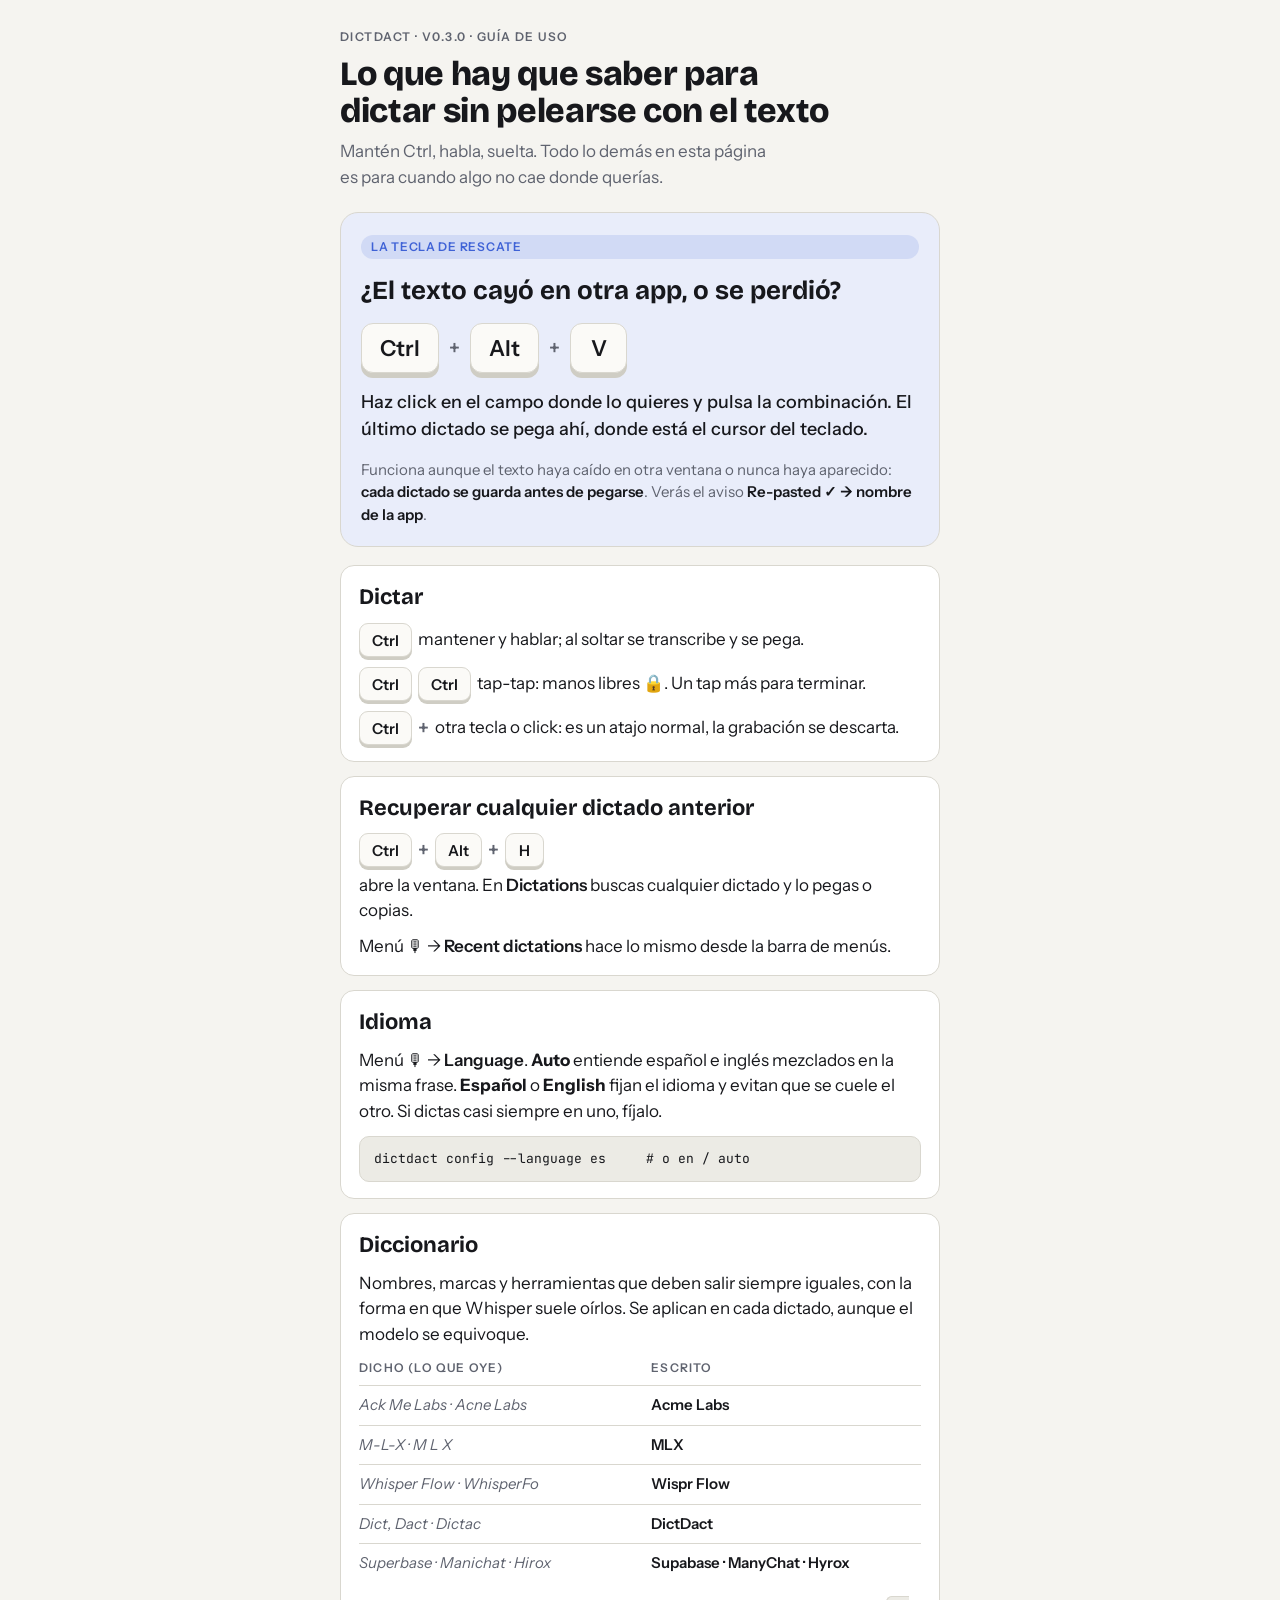
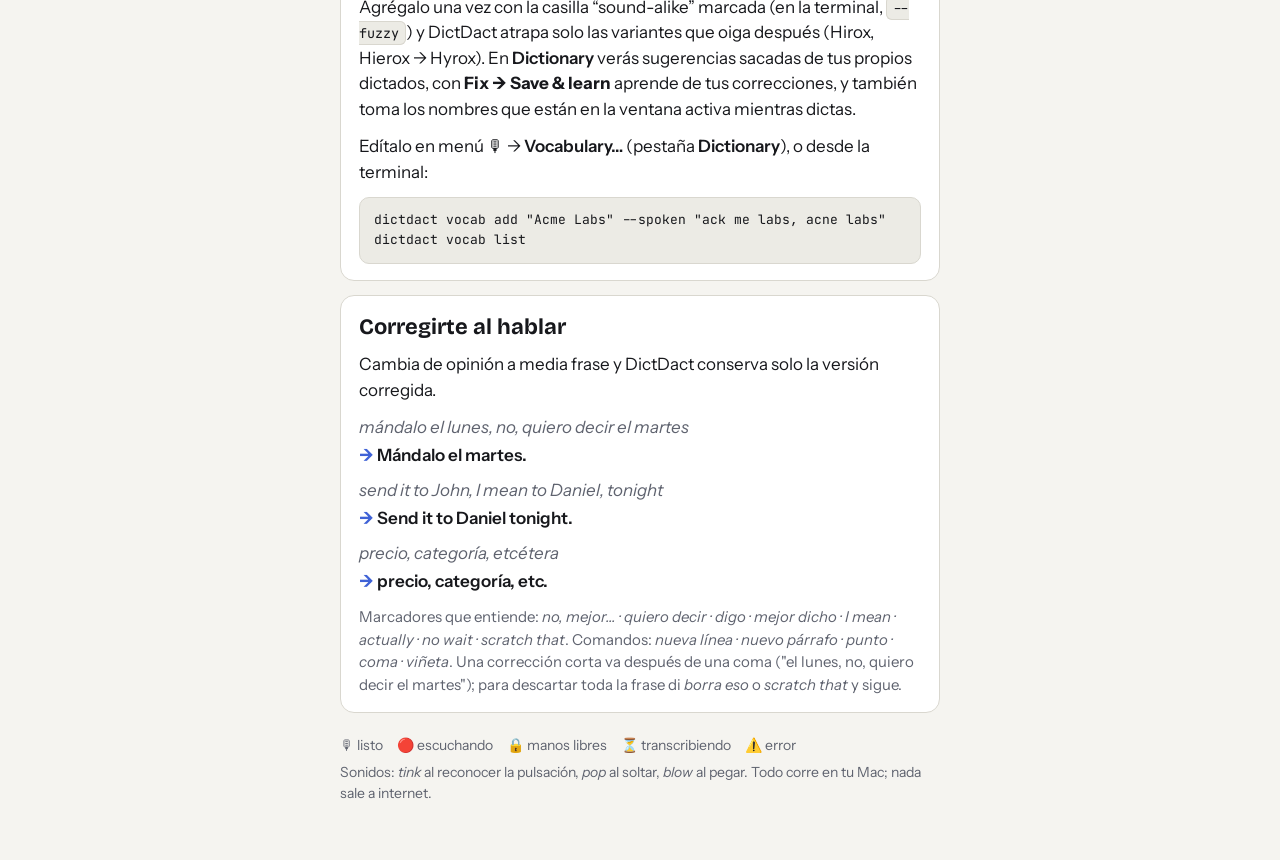
<file: docs/guia-rapida.html>
<!doctype html>
<html lang="es"><head><meta charset="utf-8"><meta name="viewport" content="width=device-width, initial-scale=1">
<title>Guía rápida de DictDact</title>
<link rel="preconnect" href="https://fonts.googleapis.com">
<link rel="stylesheet" href="https://fonts.googleapis.com/css2?family=Bricolage+Grotesque:opsz,wght@12..96,500;12..96,700;12..96,800&family=Instrument+Sans:ital,wght@0,400;0,500;0,600;1,400&family=JetBrains+Mono:wght@400;500&display=swap">
<style>
  :root {
    --bg: #f5f4f0;
    --panel: #ffffff;
    --panel-2: #ecebe5;
    --line: #d9d7cf;
    --text: #17181c;
    --muted: #5f636f;
    --accent: #3f62d6;
    --accent-ink: #ffffff;
    --good: #1f8a5c;
    --warn: #b5730c;
    --key-top: #fbfaf7;
    --key-side: #cfcdc4;
    --key-ink: #17181c;
    --hero: #e9edfa;
    --mono-bg: #ecebe5;
    color-scheme: light dark;
  }
  @media (prefers-color-scheme: dark) {
    :root:not([data-theme="light"]) {
      --bg: #0f1013; --panel: #17181c; --panel-2: #1e2026; --line: #262830; --text: #e8e9ee; --muted: #9a9ea9;
      --accent: #7c9cff; --accent-ink: #0b0d14; --good: #5fd39a; --warn: #f5a623;
      --key-top: #24262e; --key-side: #0b0c10; --key-ink: #f2f3f7; --hero: #151a2b; --mono-bg: #121318;
    }
  }
  :root[data-theme="dark"] {
    --bg: #0f1013; --panel: #17181c; --panel-2: #1e2026; --line: #262830; --text: #e8e9ee; --muted: #9a9ea9;
    --accent: #7c9cff; --accent-ink: #0b0d14; --good: #5fd39a; --warn: #f5a623;
    --key-top: #24262e; --key-side: #0b0c10; --key-ink: #f2f3f7; --hero: #151a2b; --mono-bg: #121318;
  }
  * { box-sizing: border-box; }
  body {
    margin: 0; background: var(--bg); color: var(--text);
    font-family: "Instrument Sans", -apple-system, BlinkMacSystemFont, "Helvetica Neue", Arial, sans-serif;
    font-size: 17px; line-height: 1.5; -webkit-font-smoothing: antialiased;
  }
  .page { max-width: 640px; margin: 0 auto; padding: 28px 20px 56px; }
  h1, h2, h3 { font-family: "Bricolage Grotesque", "Instrument Sans", -apple-system, sans-serif; text-wrap: balance; margin: 0; }
  h1 { font-size: 34px; line-height: 1.08; font-weight: 800; letter-spacing: -0.01em; }
  h2 { font-size: 22px; line-height: 1.2; font-weight: 700; }
  p { margin: 0; }
  .eyebrow { font-size: 12px; letter-spacing: 0.12em; text-transform: uppercase; color: var(--muted); font-weight: 600; }
  header { display: flex; flex-direction: column; gap: 10px; margin-bottom: 22px; }
  header .sub { color: var(--muted); max-width: 40ch; }

  /* --- the thesis: the recovery key ------------------------------------------- */
  .hero {
    background: var(--hero); border: 1px solid var(--line); border-radius: 18px;
    padding: 22px 20px 20px; display: flex; flex-direction: column; gap: 16px;
  }
  .hero h2 { font-size: 26px; }
  .keys { display: flex; align-items: center; gap: 10px; flex-wrap: wrap; }
  .plus { color: var(--muted); font-weight: 600; font-size: 20px; }
  kbd {
    display: inline-block; min-width: 2.6em; text-align: center;
    font-family: "Instrument Sans", -apple-system, sans-serif; font-weight: 600; font-size: 15px; color: var(--key-ink);
    background: var(--key-top); border: 1px solid var(--line); border-radius: 9px;
    padding: 9px 12px 8px; box-shadow: 0 3px 0 var(--key-side); line-height: 1;
  }
  .keys.big kbd { font-size: 22px; padding: 14px 18px 12px; border-radius: 12px; box-shadow: 0 5px 0 var(--key-side); }
  .hero .lead { font-size: 18px; font-weight: 500; }
  .hero .fine { color: var(--muted); font-size: 15px; }
  .hero .fine b { color: var(--text); font-weight: 600; }

  /* --- sections ------------------------------------------------------------------ */
  .sections { display: flex; flex-direction: column; gap: 14px; margin-top: 18px; }
  section {
    background: var(--panel); border: 1px solid var(--line); border-radius: 14px; padding: 18px 18px 16px;
    display: flex; flex-direction: column; gap: 12px;
  }
  section h2 { display: flex; align-items: baseline; gap: 10px; }
  section h2 .eyebrow { font-family: "Instrument Sans", sans-serif; }
  ul { margin: 0; padding: 0; list-style: none; display: flex; flex-direction: column; gap: 10px; }
  li { display: grid; grid-template-columns: minmax(0, 1fr); gap: 4px; }
  li .k { display: flex; gap: 6px; align-items: center; flex-wrap: wrap; }
  li .d { color: var(--text); }
  li .d .m { color: var(--muted); }
  .menu { font-weight: 600; white-space: nowrap; }

  table { width: 100%; border-collapse: collapse; font-size: 15px; }
  th { text-align: left; font-size: 12px; letter-spacing: 0.1em; text-transform: uppercase; color: var(--muted); font-weight: 600; padding: 0 0 8px; }
  td { padding: 8px 0; border-top: 1px solid var(--line); vertical-align: top; }
  td:first-child { color: var(--muted); font-style: italic; padding-right: 12px; width: 52%; }
  td:last-child { font-weight: 600; }
  .tablewrap { overflow-x: auto; }

  code { font-family: "JetBrains Mono", "SF Mono", Menlo, monospace; font-size: 13.5px; background: var(--mono-bg); border: 1px solid var(--line); border-radius: 6px; padding: 2px 6px; }
  pre { margin: 0; overflow-x: auto; background: var(--mono-bg); border: 1px solid var(--line); border-radius: 10px; padding: 12px 14px; font-family: "JetBrains Mono", "SF Mono", Menlo, monospace; font-size: 13px; line-height: 1.55; color: var(--text); }
  .say { display: flex; flex-direction: column; gap: 2px; }
  .say .in { color: var(--muted); font-style: italic; }
  .say .out { font-weight: 600; }
  .say .out::before { content: "→ "; color: var(--accent); font-weight: 700; }

  .tag { display: inline-block; font-size: 12px; font-weight: 600; letter-spacing: 0.06em; text-transform: uppercase; color: var(--accent); background: color-mix(in srgb, var(--accent) 14%, transparent); border-radius: 999px; padding: 3px 10px; }
  footer { margin-top: 22px; color: var(--muted); font-size: 14px; display: flex; flex-direction: column; gap: 6px; }
  footer .icons { display: flex; gap: 14px; flex-wrap: wrap; }
  a:focus-visible, button:focus-visible { outline: 2px solid var(--accent); outline-offset: 2px; }
  @media (max-width: 420px) { h1 { font-size: 30px; } .hero h2 { font-size: 23px; } td:first-child { width: 48%; } }
</style>
</head><body>
<div class="page">
  <header>
    <span class="eyebrow">DictDact · v0.3.0 · guía de uso</span>
    <h1>Lo que hay que saber para dictar sin pelearse con el texto</h1>
    <p class="sub">Mantén Ctrl, habla, suelta. Todo lo demás en esta página es para cuando algo no cae donde querías.</p>
  </header>

  <div class="hero">
    <span class="tag">La tecla de rescate</span>
    <h2>¿El texto cayó en otra app, o se perdió?</h2>
    <div class="keys big"><kbd>Ctrl</kbd><span class="plus">+</span><kbd>Alt</kbd><span class="plus">+</span><kbd>V</kbd></div>
    <p class="lead">Haz click en el campo donde lo quieres y pulsa la combinación. El último dictado se pega ahí, donde está el cursor del teclado.</p>
    <p class="fine">Funciona aunque el texto haya caído en otra ventana o nunca haya aparecido: <b>cada dictado se guarda antes de pegarse</b>. Verás el aviso <b>Re-pasted ✓ → nombre de la app</b>.</p>
  </div>

  <div class="sections">
    <section>
      <h2>Dictar</h2>
      <ul>
        <li><div class="k"><kbd>Ctrl</kbd> <span class="d">mantener y hablar; al soltar se transcribe y se pega.</span></div></li>
        <li><div class="k"><kbd>Ctrl</kbd> <kbd>Ctrl</kbd> <span class="d">tap-tap: manos libres 🔒. Un tap más para terminar.</span></div></li>
        <li><div class="k"><kbd>Ctrl</kbd><span class="plus">+</span><span class="d">otra tecla o click: es un atajo normal, la grabación se descarta.</span></div></li>
      </ul>
    </section>

    <section>
      <h2>Recuperar cualquier dictado anterior</h2>
      <ul>
        <li><div class="k"><kbd>Ctrl</kbd><span class="plus">+</span><kbd>Alt</kbd><span class="plus">+</span><kbd>H</kbd> <span class="d">abre la ventana. En <span class="menu">Dictations</span> buscas cualquier dictado y lo pegas o copias.</span></div></li>
        <li><div class="d">Menú 🎙 → <span class="menu">Recent dictations</span> hace lo mismo desde la barra de menús.</div></li>
      </ul>
    </section>

    <section>
      <h2>Idioma</h2>
      <p>Menú 🎙 → <span class="menu">Language</span>. <b>Auto</b> entiende español e inglés mezclados en la misma frase. <b>Español</b> o <b>English</b> fijan el idioma y evitan que se cuele el otro. Si dictas casi siempre en uno, fíjalo.</p>
      <pre>dictdact config --language es     # o en / auto</pre>
    </section>

    <section>
      <h2>Diccionario</h2>
      <p>Nombres, marcas y herramientas que deben salir siempre iguales, con la forma en que Whisper suele oírlos. Se aplican en cada dictado, aunque el modelo se equivoque.</p>
      <div class="tablewrap">
        <table>
          <thead><tr><th>Dicho (lo que oye)</th><th>Escrito</th></tr></thead>
          <tbody>
            <tr><td>Ack Me Labs · Acne Labs</td><td>Acme Labs</td></tr>
            <tr><td>M-L-X · M L X</td><td>MLX</td></tr>
            <tr><td>Whisper Flow · WhisperFo</td><td>Wispr Flow</td></tr>
            <tr><td>Dict, Dact · Dictac</td><td>DictDact</td></tr>
            <tr><td>Superbase · Manichat · Hirox</td><td>Supabase · ManyChat · Hyrox</td></tr>
          </tbody>
        </table>
      </div>
      <p>Agrégalo una vez con la casilla “sound-alike” marcada (en la terminal, <code>--fuzzy</code>) y DictDact atrapa solo las variantes que oiga después (Hirox, Hierox → Hyrox). En <span class="menu">Dictionary</span> verás sugerencias sacadas de tus propios dictados, con <b>Fix → Save & learn</b> aprende de tus correcciones, y también toma los nombres que están en la ventana activa mientras dictas.</p>
      <p>Edítalo en menú 🎙 → <span class="menu">Vocabulary…</span> (pestaña <span class="menu">Dictionary</span>), o desde la terminal:</p>
      <pre>dictdact vocab add "Acme Labs" --spoken "ack me labs, acne labs"
dictdact vocab list</pre>
    </section>

    <section>
      <h2>Corregirte al hablar</h2>
      <p>Cambia de opinión a media frase y DictDact conserva solo la versión corregida.</p>
      <ul>
        <li class="say"><span class="in">mándalo el lunes, no, quiero decir el martes</span><span class="out">Mándalo el martes.</span></li>
        <li class="say"><span class="in">send it to John, I mean to Daniel, tonight</span><span class="out">Send it to Daniel tonight.</span></li>
        <li class="say"><span class="in">precio, categoría, etcétera</span><span class="out">precio, categoría, etc.</span></li>
      </ul>
      <p class="fine" style="color:var(--muted);font-size:15px">Marcadores que entiende: <i>no, mejor… · quiero decir · digo · mejor dicho · I mean · actually · no wait · scratch that</i>. Comandos: <i>nueva línea · nuevo párrafo · punto · coma · viñeta</i>. Una corrección corta va después de una coma ("el lunes, no, quiero decir el martes"); para descartar toda la frase di <i>borra eso</i> o <i>scratch that</i> y sigue.</p>
    </section>
  </div>

  <footer>
    <div class="icons"><span>🎙 listo</span><span>🔴 escuchando</span><span>🔒 manos libres</span><span>⏳ transcribiendo</span><span>⚠️ error</span></div>
    <p>Sonidos: <i>tink</i> al reconocer la pulsación, <i>pop</i> al soltar, <i>blow</i> al pegar. Todo corre en tu Mac; nada sale a internet.</p>
  </footer>
</div>
</body></html>
</file>
